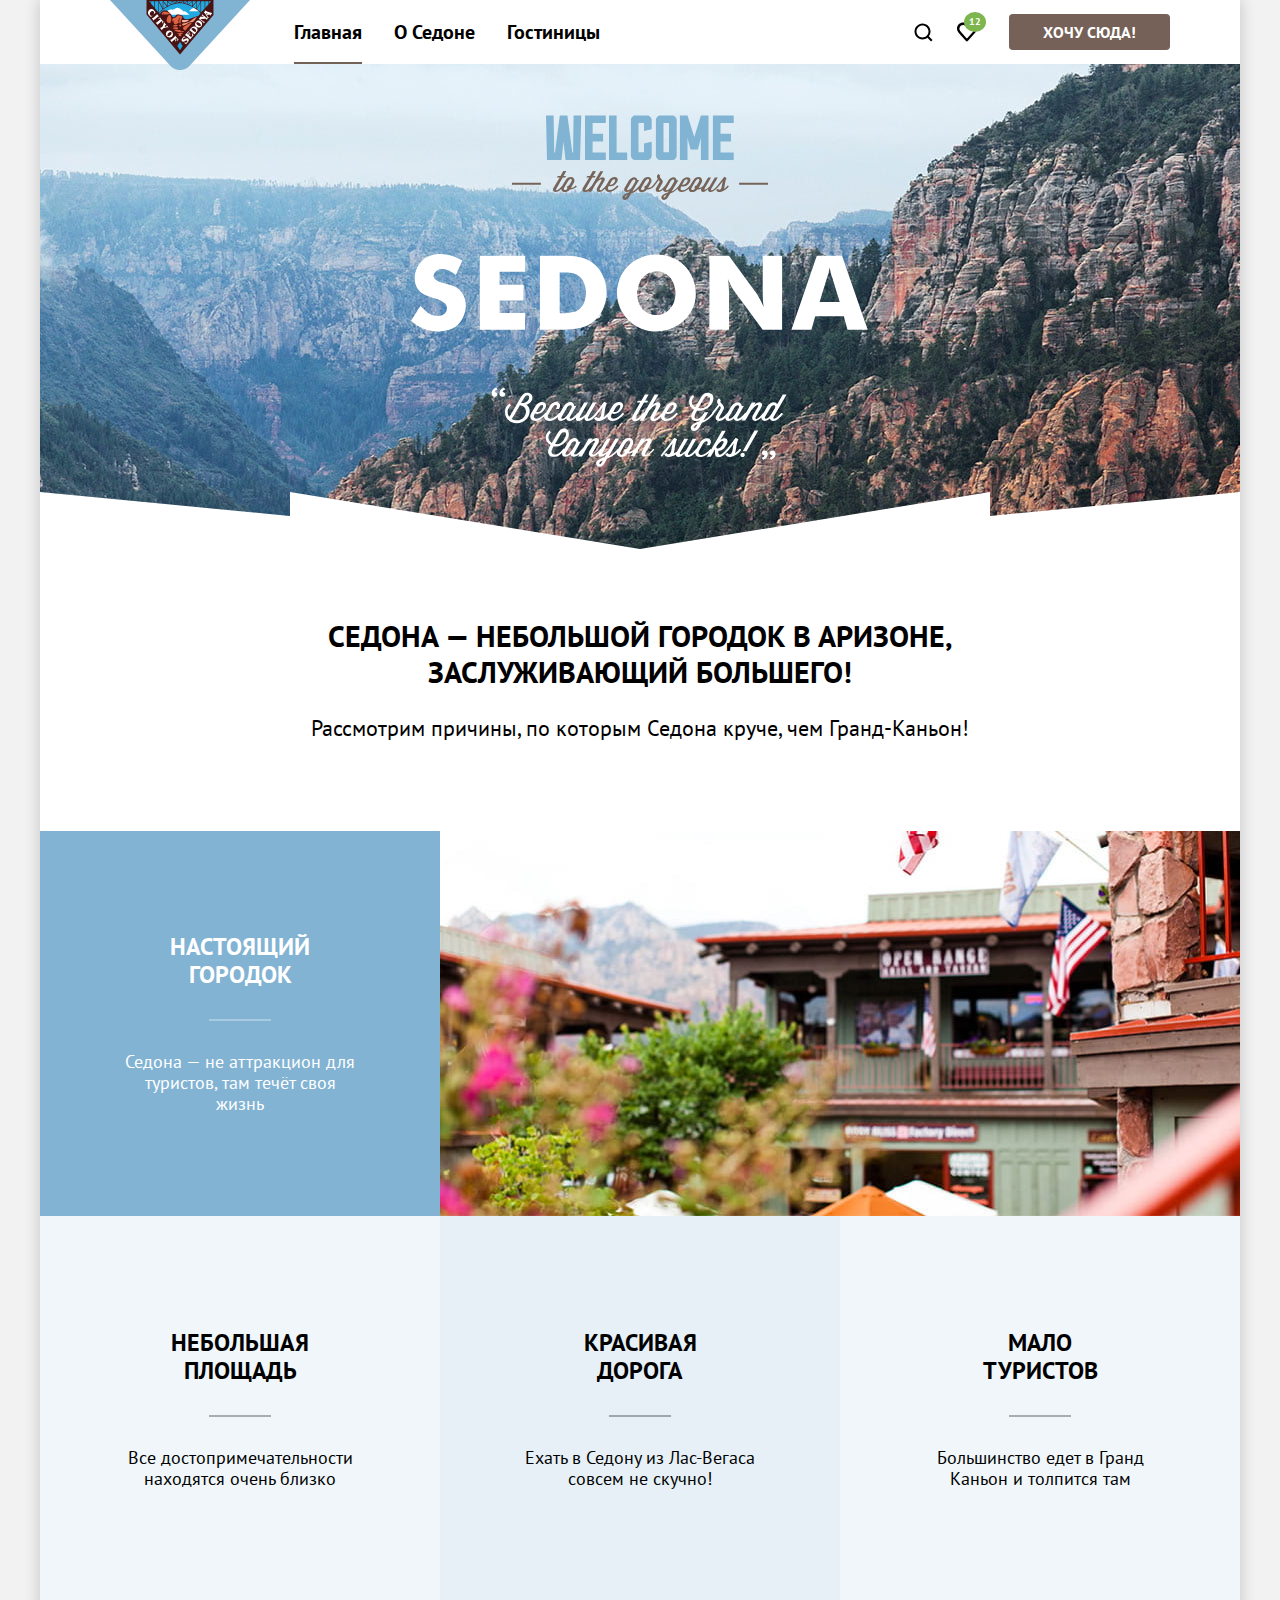
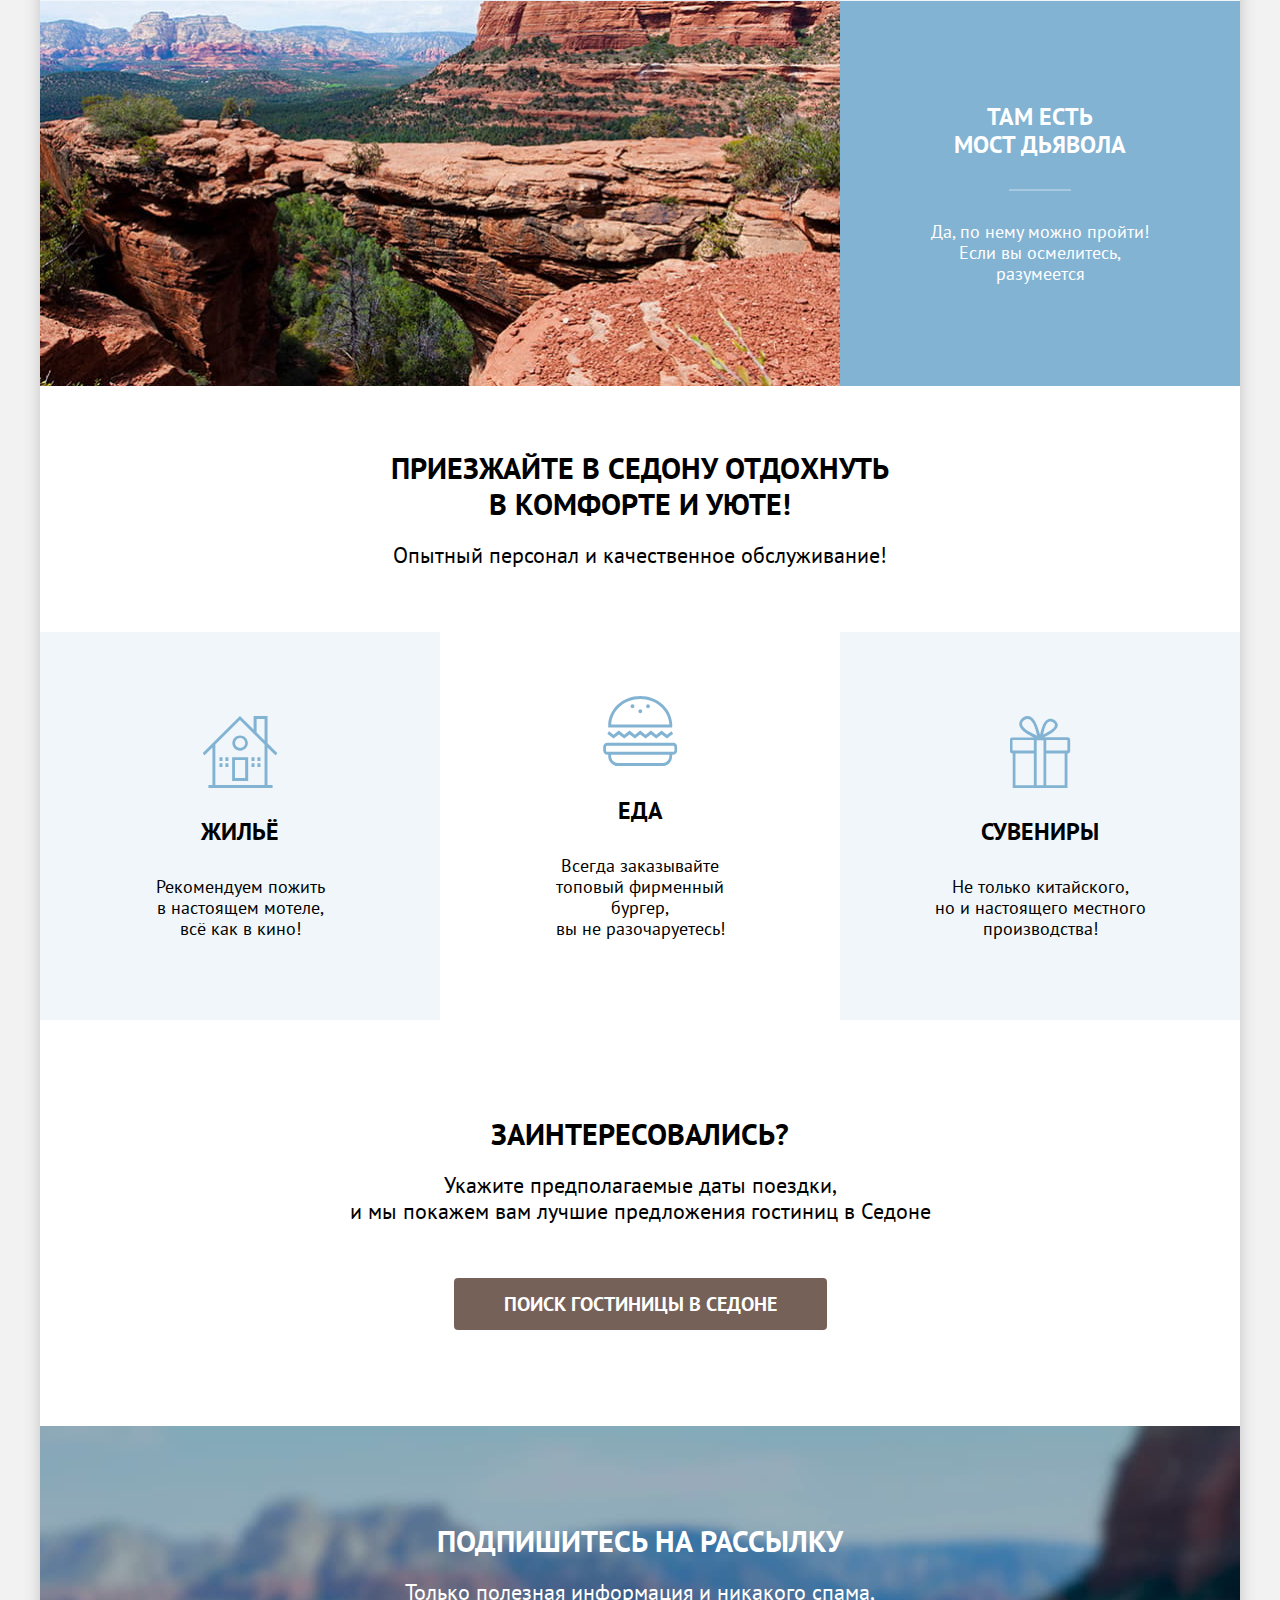
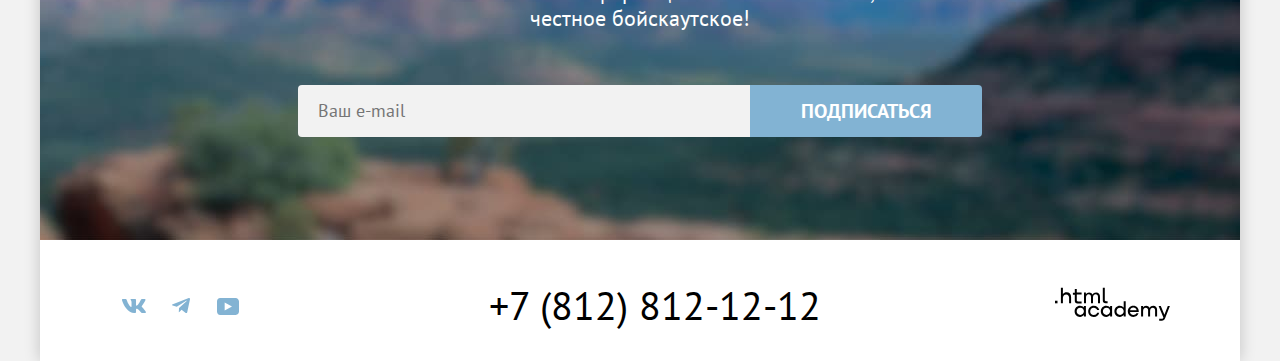
<file: index.html>
<!DOCTYPE html>
<html lang="ru">

  <head>
    <meta charset="utf-8">
    <title>HTML Academy: Седона</title>
    <link rel="stylesheet" href="styles/styles.css">
    <link rel="icon" href="favicon.ico">
    <link rel="icon" type="image/png" href="images/favicon.png">
  </head>

  <body>
    <header class="main-header">
      <nav class="navigation">
        <a class="navigation-logo" href="">
          <img class="navigation-link-logo" src="images/logo.svg" width="140" height="70" alt="Логотип города Седона">
        </a>
        <ul class="navigation-list">
          <li class="navigation-item">
            <a class="navigation-link navigation-link-current" href="#">Главная</a>
          </li>
          <li class="navigation-item">
            <a class="navigation-link" href="#">О седоне</a>
          </li>
          <li class="navigation-item">
            <a class="navigation-link" href="catalog.html">Гостиницы</a>
          </li>
        </ul>
        <ul class="navigation-user">
          <li class="navigation-item">
            <a class="navigation-link navigation-link-search" href="#">
              <span class="visually-hidden">
                Поиск
              </span>
            </a>
          </li>
          <li class="navigation-item">
            <a class="navigation-link navigation-link-featured" href="#">
              <span class="visually-hidden">
                Избранное
              </span>
              <span class="featured-counter">
                12
              </span>
            </a>
          </li>
        </ul>
        <a class="button button-brown" href="#">
          Хочу сюда!
        </a>
      </nav>
    </header>
    <main class="main-container main-index">
      <div class="page-container">
        <section class="main-banner">
          <h1 class="visually-hidden">
            Седона
          </h1>
          <img class="main-banner-img" src="images/welcome.svg" width="458" height="352" alt="Welcome to the gorgeous Sedona">
        </section>
        <section class="about">
          <h2>
            Седона — небольшой городок в Аризоне,
            заслуживающий большего!
          </h2>
          <p>
            Рассмотрим причины, по которым Седона круче, чем Гранд-Каньон!
          </p>
        </section>
        <section class="advantages">
          <h2 class="visually-hidden">
            Преимущества
          </h2>
          <ul class="advantages-list">
            <li class="advantages-item background-basic">
              <div class="advantages-item-text">
                <h3 class="advantages-title">Настоящий городок</h3>
                <p class="advantages-description">Седона — не аттракцион для туристов, там течёт своя жизнь</p>
              </div>
              <img class="advantages-item-img" src="images/advantages-1.jpg" width="800" height="385" alt="Вид города Седона">
            </li>
            <li class="advantages-item background-second-light">

              <h3 class="advantages-title">Небольшая площадь</h3>
              <p class="advantages-description">Все достопримечательности находятся очень близко</p>

            </li>
            <li class="advantages-item background-second-dark">

              <h3 class="advantages-title">Красивая дорога</h3>
              <p class="advantages-description">Ехать в Седону из Лас-Вегаса совсем не скучно!</p>

            </li>
            <li class="advantages-item background-second-light">

              <h3 class="advantages-title">Мало туристов</h3>
              <p class="advantages-description">Большинство едет в Гранд Каньон и толпится там</p>

            </li>
            <li class="advantages-item background-basic">
              <div class="advantages-item-text">
                <h3 class="advantages-title">Там есть <br>мост дьявола</h3>
                <p class="advantages-description">Да, по нему можно пройти! Если вы осмелитесь, разумеется</p>
              </div>
              <img class="advantages-item-img" src="images/advantages-2.jpg" width="800" height="385" alt="Мост дьявола">
            </li>
          </ul>
        </section>
        <section class="slogan">
          <h2 class="slogan-title">
            Приезжайте в Седону отдохнуть в комфорте и уюте!
          </h2>
          <p class="slogan-description">Опытный персонал и качественное обслуживание!</p>
        </section>
        <section class="services">
          <h2 class="visually-hidden">Услуги</h2>
          <ul class="services-list">
            <li class="services-item background-second-light">
              <h3 class="services-title housing-icon">Жильё</h3>
              <p class="services-description">Рекомендуем пожить <br>в настоящем мотеле, <br>всё как в кино!</p>
            </li>
            <li class="services-item">
              <h3 class="services-title food-icon">Еда</h3>
              <p class="services-description">Всегда заказывайте <br>топовый фирменный бургер, <br>вы не разочаруетесь!</p>
            </li>
            <li class="services-item background-second-light">
              <h3 class="services-title souvenir-icon">Сувениры</h3>
              <p class="services-description">Не только китайского, <br>но и настоящего местного <br>производства!</p>
            </li>
          </ul>
        </section>
        <section class="booking">
          <h2 class="booking-title">
            Заинтересовались?
          </h2>
          <p class="booking-description">Укажите предполагаемые даты поездки,<br>и мы покажем вам лучшие предложения гостиниц в Седоне</p>
          <a class="button button-brown" href="#" onclick='toggleVisibility()'>Поиск гостиницы в Седоне</a>
        </section>
        <section class="subscribe">
          <h2 class="subscribe-title">Подпишитесь на рассылку</h2>
          <p>Только полезная информация и никакого спама, честное бойскаутское!</p>
          <form class="subscribe-form" action="https://echo.htmlacademy.ru/" method="post">
            <input type="text" id="subscribe-email" name="subscribe-email" placeholder="Ваш e-mail" required>
            <button class="button button-blue" type="submit">Подписаться</button>
          </form>
        </section>
      </div>
    </main>
    <footer class="main-footer">
      <div class="page-footer-container">
        <ul class="footer-social-list">
          <li class="footer-social-item">
            <a class="button footer-social-link" href="#">
              <span class="visually-hidden">ВКонтакте</span>
              <svg class="social-icon" aria-hidden="true" focusable="false" width="24" height="14" viewBox="0 0 24 14" xmlns="http://www.w3.org/2000/svg" role="img" aria-label="ВКонтакте">
                <path fill-rule="evenodd" clip-rule="evenodd" d="M23.45 0.948C23.616 0.402 23.45 0 22.655 0H20.03C19.362 0 19.054 0.347 18.887 0.73C18.887 0.73 17.552 3.926 15.661 6.002C15.049 6.604 14.771 6.795 14.437 6.795C14.27 6.795 14.019 6.604 14.019 6.057V0.948C14.019 0.292 13.835 0 13.279 0H9.151C8.734 0 8.483 0.304 8.483 0.593C8.483 1.214 9.429 1.358 9.526 3.106V6.904C9.526 7.737 9.373 7.888 9.039 7.888C8.149 7.888 5.984 4.677 4.699 1.003C4.45 0.288 4.198 0 3.527 0H0.9C0.15 0 0 0.347 0 0.73C0 1.412 0.89 4.8 4.145 9.281C6.315 12.341 9.37 14 12.153 14C13.822 14 14.028 13.632 14.028 12.997V10.684C14.028 9.947 14.186 9.8 14.715 9.8C15.105 9.8 15.772 9.992 17.33 11.467C19.11 13.216 19.403 14 20.405 14H23.03C23.78 14 24.156 13.632 23.94 12.904C23.702 12.18 22.852 11.129 21.725 9.882C21.113 9.172 20.195 8.407 19.916 8.024C19.527 7.533 19.638 7.314 19.916 6.877C19.916 6.877 23.116 2.451 23.449 0.948H23.45Z" />
              </svg>
            </a>
          </li>
          <li class="footer-social-item">
            <a class="button footer-social-link" href="#">
              <span class="visually-hidden">Телеграм</span>
              <svg class="social-icon" aria-hidden="true" focusable="false" width="18" height="16" viewBox="0 0 18 16" xmlns="http://www.w3.org/2000/svg" role="img" aria-label="Телеграм">
                <path d="M16.785 0.0992597L0.840489 6.24776C-0.247661 6.68481 -0.241365 7.29184 0.640845 7.56253L4.73445 8.83953L14.2058 2.8637C14.6537 2.59121 15.0629 2.7378 14.7265 3.03636L7.05283 9.96185H7.05103L7.05283 9.96275L6.77045 14.1823C7.18413 14.1823 7.36669 13.9925 7.59871 13.7686L9.58705 11.8351L13.7229 14.89C14.4855 15.31 15.0332 15.0941 15.2229 14.1841L17.9379 1.38885C18.2158 0.274623 17.5126 -0.229883 16.785 0.0992597Z" />
              </svg>
            </a>
          </li>
          <li class="footer-social-item">
            <a class="button footer-social-link" href="#">
              <span class="visually-hidden">Ютуб</span>
              <svg class="social-icon" aria-hidden="true" focusable="false" width="22" height="17" viewBox="0 0 22 17" xmlns="http://www.w3.org/2000/svg" role="img" aria-label="Ютуб">
                <path d="M18.607 0H3.17413C1.31343 0 0 1.59375 0 3.4V13.4937C0 15.4062 1.31343 17 3.17413 17H18.8259C20.4677 17 22 15.4062 22 13.6V3.4C21.7811 1.59375 20.4677 0 18.607 0ZM7.66169 12.5375V4.4625L14.995 8.5L7.66169 12.5375Z" />
              </svg>
            </a>
          </li>
        </ul>
        <div class="main-footer-contacts">
          <a class="main-footer-contacts-phone" href="tel:+78128121212">+7 (812) 812-12-12</a>
        </div>
        <a class="main-footer-link" href="">
          <svg class="academy-icon" aria-hidden="true" focusable="false" width="115" height="34" viewBox="0 0 115 34" xmlns="http://www.w3.org/2000/svg" role="img" aria-label="Логотип HTML Academy">
            <path d="M0 13.7232V16.3232H2.5V13.7232H0Z" />
            <path d="M11.6 5.32324C10 5.32324 8.8 6.02324 8 7.02324H7.9V0.823242H5.9V16.3232H7.9V11.0232C7.9 8.92324 9.2 7.42324 11.2 7.42324C13 7.42324 14.1 8.82324 14.1 10.6232V16.3232H16.1V10.2232C16.2 7.22324 14.3 5.32324 11.6 5.32324Z" />
            <path d="M26.6 5.62324H21.8V1.92324H19.8V5.72324H17.9V7.72324H19.8V13.7232C19.8 15.4232 20.8 16.4232 22.5 16.4232H26.6V14.4232H22.9C22.2 14.4232 21.8 14.0232 21.8 13.3232V7.62324H26.6V5.62324Z" />
            <path d="M41.1 5.42324C39.5 5.42324 38.2 6.22324 37.6 7.52324H37.5C36.9 6.32324 35.7 5.42324 34.1 5.42324C32.7 5.42324 31.6 6.22324 31 7.22324H30.9V5.62324H29V16.2232H31V10.8232C31 8.82324 32 7.32324 33.6 7.32324C35.1 7.32324 36 8.32324 36 9.92324V16.2232H38V10.6232C38 8.22324 39.4 7.32324 40.6 7.32324C42.1 7.32324 43 8.32324 43 9.92324V16.2232H45V9.72324C45.1 7.22324 43.6 5.42324 41.1 5.42324Z" />
            <path d="M47.8 13.5232C47.8 15.2232 48.8 16.2232 50.6 16.2232H52.6V14.2232H50.9C50.2 14.2232 49.8 13.8232 49.8 13.1232V0.823242H47.8V13.5232Z" />
            <path d="M28.9 20.5232C28 19.4232 26.7 18.7232 25 18.7232C21.9 18.7232 19.6 21.0232 19.6 24.3232C19.6 27.6232 21.9 29.9232 25 29.9232C26.8 29.9232 28 29.1232 28.8 28.0232H28.9V29.6232H30.9V19.0232H28.9V20.5232ZM25.3 27.9232C23.1 27.9232 21.7 26.3232 21.7 24.3232C21.7 22.3232 23.1 20.7232 25.3 20.7232C27.5 20.7232 28.9 22.3232 28.9 24.3232C28.9 26.2232 27.5 27.9232 25.3 27.9232Z" />
            <path d="M44.2 22.8232C43.7 20.4232 41.6 18.7232 38.8 18.7232C35.4 18.7232 33.2 21.2232 33.2 24.3232C33.2 27.4232 35.4 29.9232 38.8 29.9232C41.6 29.9232 43.7 28.1232 44.2 25.7232H42.1C41.7 27.0232 40.4 28.0232 38.8 28.0232C36.6 28.0232 35.2 26.4232 35.2 24.4232C35.2 22.4232 36.6 20.8232 38.8 20.8232C40.4 20.8232 41.6 21.8232 42.1 23.0232H44.2V22.8232Z" />
            <path d="M55.1 20.5232C54.2 19.4232 52.9 18.7232 51.2 18.7232C48.1 18.7232 45.8 21.0232 45.8 24.3232C45.8 27.6232 48.1 29.9232 51.2 29.9232C53 29.9232 54.2 29.1232 55 28.0232H55.1V29.6232H57.1V19.0232H55.1V20.5232ZM51.5 27.9232C49.3 27.9232 47.9 26.3232 47.9 24.3232C47.9 22.3232 49.3 20.7232 51.5 20.7232C53.7 20.7232 55.1 22.3232 55.1 24.3232C55.1 26.2232 53.6 27.9232 51.5 27.9232Z" />
            <path d="M68.7 20.6232C67.8 19.5232 66.5 18.7232 64.8 18.7232C61.7 18.7232 59.4 21.0232 59.4 24.3232C59.4 27.6232 61.6 29.9232 64.8 29.9232C66.5 29.9232 67.8 29.1232 68.6 28.1232H68.7V29.6232H70.7V14.2232H68.7V20.6232ZM65.1 27.9232C62.9 27.9232 61.5 26.3232 61.5 24.3232C61.5 22.3232 62.9 20.7232 65.1 20.7232C67.3 20.7232 68.7 22.3232 68.7 24.3232C68.6 26.3232 67.2 27.9232 65.1 27.9232Z" />
            <path d="M78.3 18.7232C75 18.7232 72.8 21.2232 72.8 24.3232C72.8 27.3232 74.9 29.9232 78.3 29.9232C80.8 29.9232 82.8 28.6232 83.5 26.3232H81.4C80.9 27.3232 79.8 27.9232 78.4 27.9232C76.5 27.9232 75.1 26.6232 75 25.0232H83.8C84 21.4232 81.8 18.7232 78.3 18.7232ZM78.3 20.6232C80 20.6232 81.3 21.6232 81.6 23.2232H75.1C75.4 21.7232 76.6 20.6232 78.3 20.6232Z" />
            <path d="M98.2 18.7232C96.6 18.7232 95.3 19.5232 94.6 20.7232H94.5C93.9 19.5232 92.7 18.7232 91.1 18.7232C89.7 18.7232 88.6 19.4232 88 20.5232V19.0232H86.1V29.6232H88.1V24.2232C88.1 22.2232 89.1 20.8232 90.7 20.7232C92.2 20.7232 93.1 21.7232 93.1 23.3232V29.6232H95.1V24.0232C95.1 21.6232 96.5 20.7232 97.7 20.7232C99.2 20.7232 100.1 21.7232 100.1 23.3232V29.6232H102.1V23.1232C102.2 20.5232 100.7 18.7232 98.2 18.7232Z" />
            <path d="M109.4 27.8232L105.8 18.9232H103.6L108.4 30.5232C108.1 31.4232 107.7 31.7232 106.7 31.7232H104.2V33.7232H106.7C108.5 33.7232 109.5 32.9232 110.2 31.1232L114.9 18.9232H112.8L109.4 27.8232Z" />
          </svg>
        </a>
      </div>
    </footer>
    <div class="modal-container">
      <div class="modal">
        <button class="modal-close-button" type="button">
          <span class="visually-hidden">Закрыть</span>
          <svg class="close-button" viewBox="0 0 15 14" aria-hidden="true" focusable="false" width="15" height="15" xmlns="http://www.w3.org/2000/svg">
            <path d="M14.4905 1.78288L13.1982 0.49057L7.49048 6.19826L1.78279 0.49057L0.490479 1.78288L6.19817 7.49057L0.490479 13.1983L1.78279 14.4906L7.49048 8.78288L13.1982 14.4906L14.4905 13.1983L8.78279 7.49057L14.4905 1.78288Z" />
          </svg>
        </button>
        <section class="modal-content">
          <h2 class="modal-title">Поиск гостиницы в Седоне</h2>
          <form class="booking-form" action="https://echo.htmlacademy.ru/" method="post">
            <div class="field-group field-group-arrival">
              <label for="arrival-date">Дата заезда:</label>
              <input class="form-field field-arrival" type="text" id="arrival-date" name="arrival-date" placeholder="Укажите дату" value="27 апреля 2020" required>
              <button class="calendar-button" type="button">
              </button>
              <p class="field-feedback invalid-feedback">Мы не можем отправить вас в прошлое.</p>
            </div>
            <div class="field-group field-group-departure">
              <label for="departure-date">Дата выезда:</label>
              <input class="form-field field-departure" type="text" id="departure-date" name="departure-date" placeholder="Укажите дату" value="1 сентября 2023" required>
              <button class="calendar-button" type="button">
              </button>
              <p class="field-feedback success-feedback">На эти даты есть свободные номера. Пока есть.</p>
            </div>
            <div class="field-group field-group-adult">
              <label for="adult-number">Взрослые:</label>
              <button class="counter-button button-minus" type="button">
                <svg class="minus" width="14" height="2" viewBox="0 0 14 2" aria-hidden="true" focusable="false" xmlns="http://www.w3.org/2000/svg">
                  <path d="M0 0L0 2L14 2V0L0 0Z" />
                </svg>
              </button>
              <input class="form-field field-number" type="number" id="adult-number" name="adult-number" value="2" required>
              <button class="counter-button button-plus" type="button">
                <svg class="plus" width="14" height="14" viewBox="0 0 14 14" aria-hidden="true" focusable="false" xmlns="http://www.w3.org/2000/svg">
                  <path d="M14 6H8V0H6V6H0V8H6V14H8V8H14V6Z" />
                </svg>
              </button>
            </div>
            <div class="field-group field-group-children">
              <label class="" for="children-number">
                Дети:
              </label>
              <div class="tooltip">
                <div class="tooltip-toggle">
                  <span class="visually-hidden">Подробная информация</span>
                </div>
                <span class="tooltip-text">Укажите количество детей, которые будут с вами, возраст
                  которых от 6 до 18 лет. Дети до 6 лет размещаются бесплатно.</span>
              </div>
              <button class="counter-button button-minus" type="button">
                <svg class="minus" width="14" height="2" viewBox="0 0 14 2" aria-hidden="true" focusable="false" xmlns="http://www.w3.org/2000/svg">
                  <path d="M0 0L0 2L14 2V0L0 0Z" />
                </svg>
              </button>
              <input class="form-field field-number" type="number" id="children-number" name="children-number" value="2" required>
              <button class="counter-button button-plus" type="button">
                <svg class="plus" width="14" height="14" viewBox="0 0 14 14" aria-hidden="true" focusable="false" xmlns="http://www.w3.org/2000/svg">
                  <path d="M14 6H8V0H6V6H0V8H6V14H8V8H14V6Z" />
                </svg>
              </button>
            </div>
            <a class="button search-result button-blue" href="#">Найти</a>
          </form>
        </section>
      </div>
    </div>
  </body>

</html>
</file>
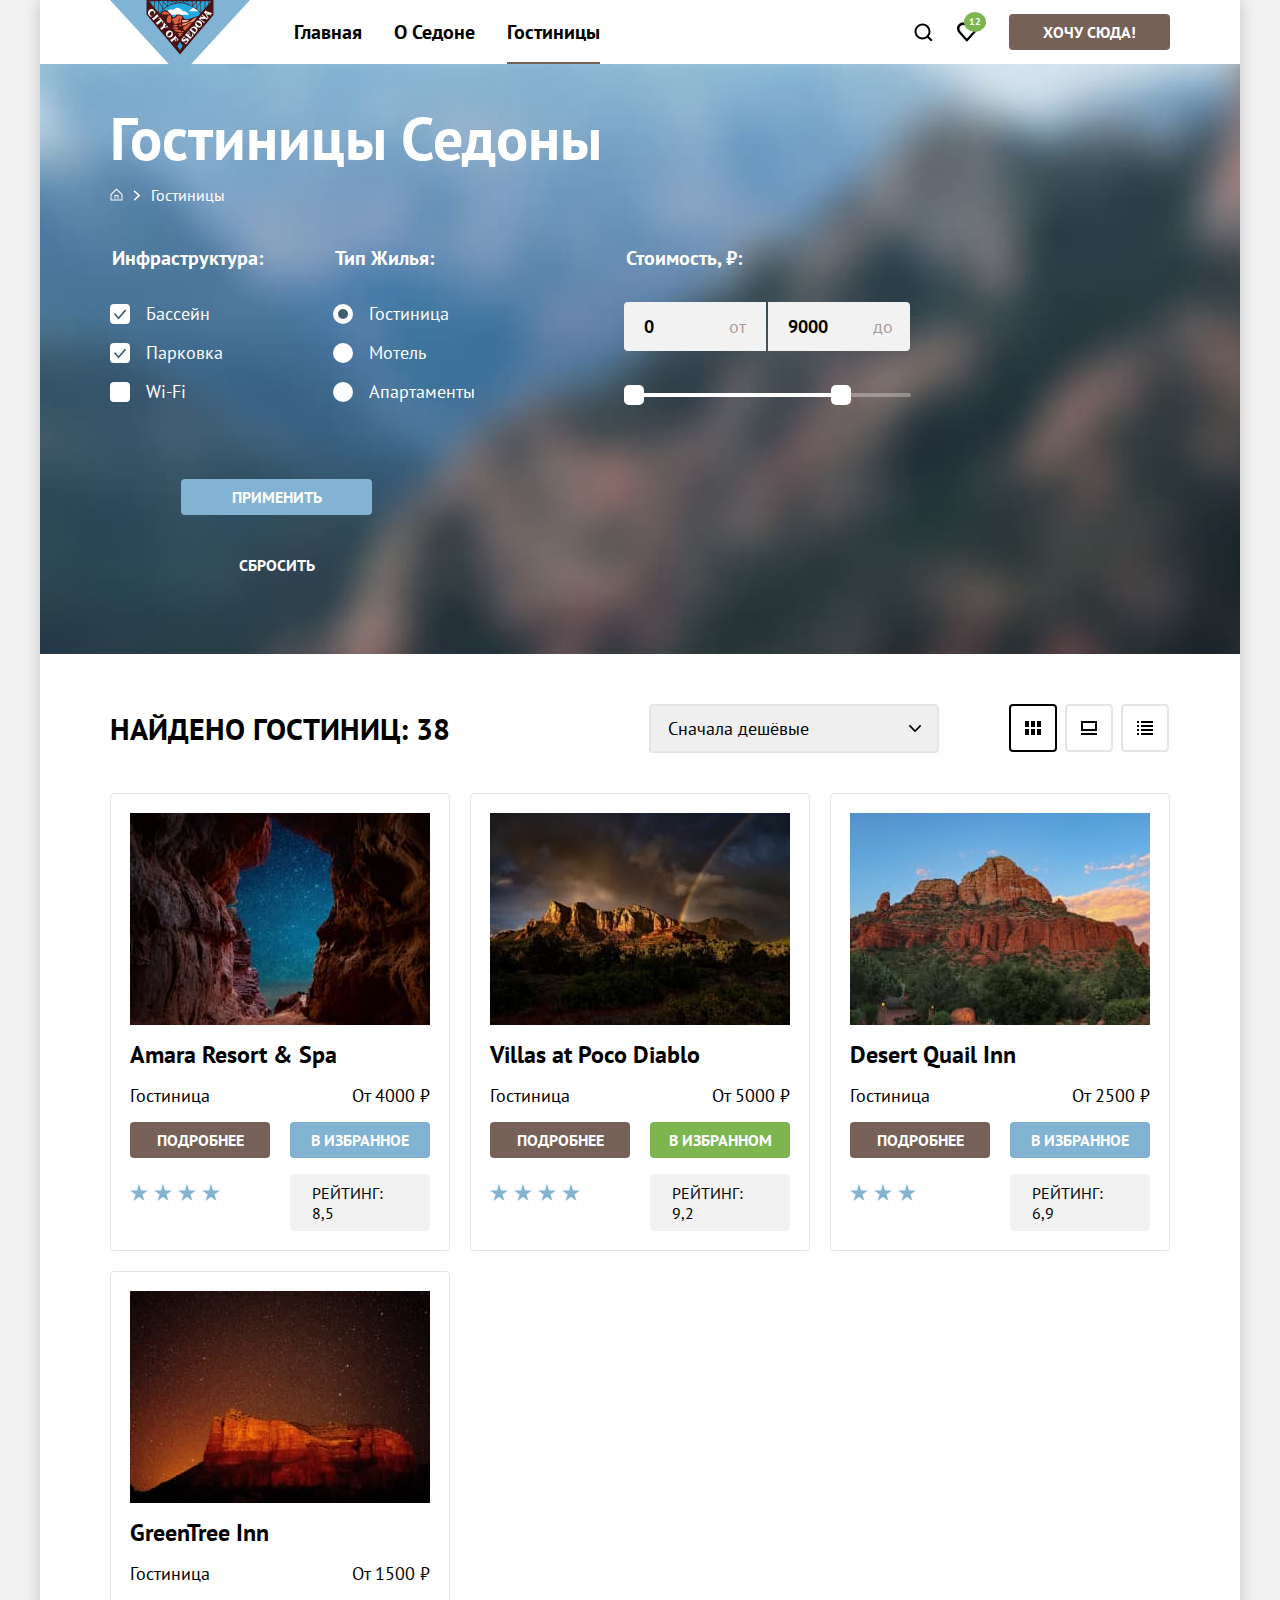
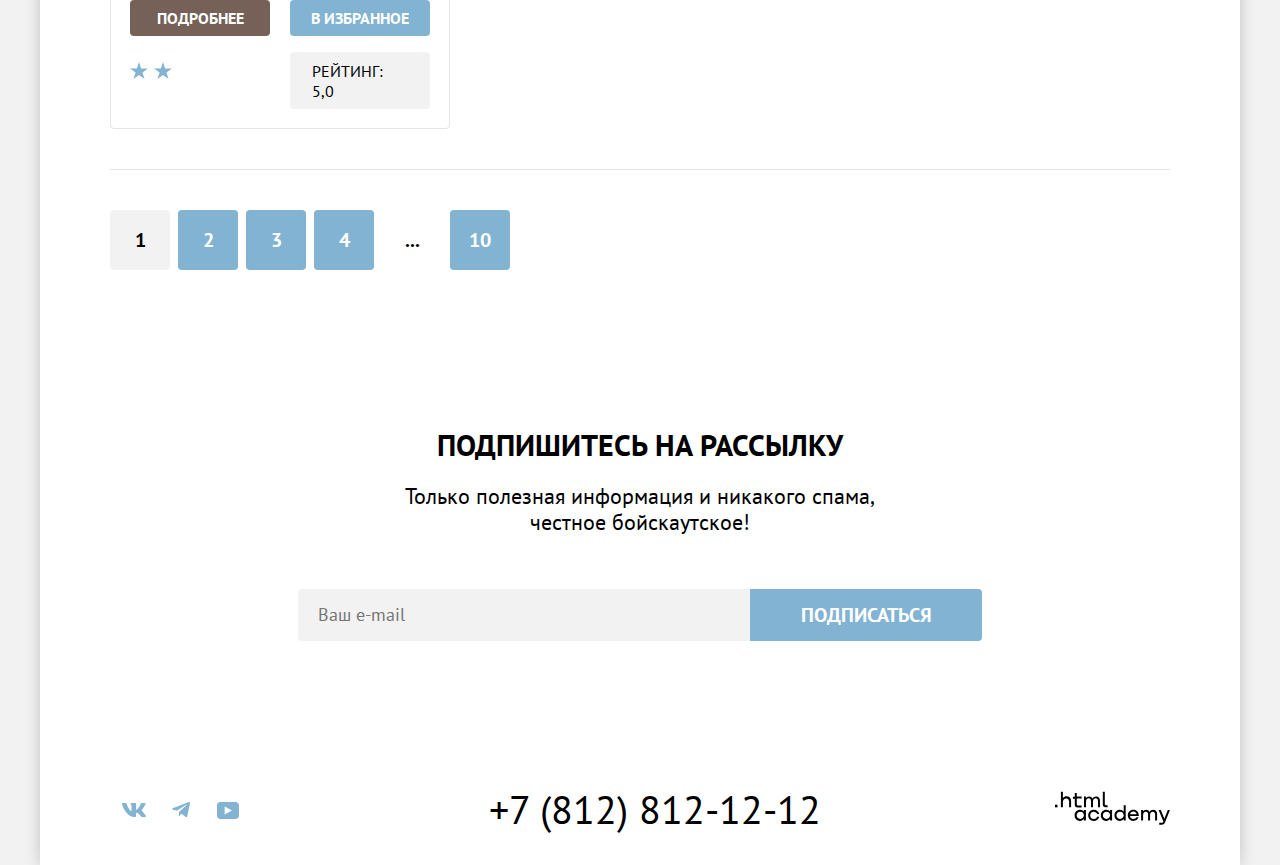
<file: catalog.html>
<!DOCTYPE html>
<html lang="ru">

  <head>
    <meta charset="utf-8">
    <title>HTML Academy: Седона - Каталог</title>
    <link rel="stylesheet" href="styles/styles.css">
    <link rel="icon" href="favicon.ico">
    <link rel="icon" type="image/png" href="images/favicon.png">
  </head>

  <body>
    <header class="main-header">
      <nav class="navigation">
        <a class="navigation-logo" href="index.html">
          <img class="navigation-link-logo" src="images/logo.svg" width="140" height="70" alt="Логотип города Седона">
        </a>
        <ul class="navigation-list">
          <li class="navigation-item">
            <a class="navigation-link" href="index.html">Главная</a>
          </li>
          <li class="navigation-item">
            <a class="navigation-link" href="#">О седоне</a>
          </li>
          <li class="navigation-item">
            <a class="navigation-link navigation-link-current" href="catalog.html">Гостиницы</a>
          </li>
        </ul>
        <ul class="navigation-user">
          <li class="navigation-item">
            <a class="navigation-link navigation-link-search" href="#">
              <span class="visually-hidden">
                Поиск
              </span>
            </a>
          </li>
          <li class="navigation-item">
            <a class="navigation-link navigation-link-featured" href="#">
              <span class="visually-hidden">
                Избранное
              </span>
              <span class="featured-counter">
                12
              </span>
            </a>
          </li>
        </ul>
        <a class="button button-brown" href="#">
          Хочу сюда!
        </a>
      </nav>
    </header>
    <main class="main-inner main-container">
      <div class="page-container">
        <div class="filter-wrap">
          <header class="inner-header">
            <h1 class="inner-header-title">Гостиницы Седоны</h1>
            <ol class="breadcrumbs">
              <li class="breadcrumbs-item">
                <a class="breadcrumbs-link breadcrumbs-link-home" href="index.html">
                  <span class="visually-hidden">Главная</span>
                </a>
              </li>
              <li class="breadcrumbs-item">
                <a class="breadcrumbs-link">Гостиницы</a>
              </li>
            </ol>
          </header>
          <section class="catalog-filter">
            <h2 class="visually-hidden">Выбор гостиницы</h2>
            <form class="catalog-filter-form" action="https://echo.htmlacademy.ru/" method="get">
              <fieldset class="catalog-filter-group">
                <legend class="catalog-filter-title">Инфраструктура:</legend>
                <ul class="catalog-filter-list">
                  <li class="catalog-filter-item">
                    <label class="control">
                      <input class="control-input visually-hidden" type="checkbox" name="pool" checked>
                      <span class="control-mark"></span>
                      <span class="control-label">Бассейн</span>
                    </label>
                  </li>
                  <li class="catalog-filter-item">
                    <label class="control">
                      <input class="control-input visually-hidden" type="checkbox" name="parking" checked>
                      <span class="control-mark"></span>
                      <span class="control-label">Парковка</span>
                    </label>
                  </li>
                  <li class="catalog-filter-item">
                    <label class="control">
                      <input class="control-input visually-hidden" type="checkbox" name="wi-fi">
                      <span class="control-mark"></span>
                      <span class="control-label">Wi-Fi</span>
                    </label>
                  </li>
                </ul>
              </fieldset>
              <fieldset class="catalog-filter-group">
                <legend class="catalog-filter-title">Тип жилья:</legend>
                <ul class="catalog-filter-list">
                  <li class="catalog-filter-item">
                    <label class="control">
                      <input class="control-input visually-hidden" type="radio" name="product-group" value="hotel" checked>
                      <span class="control-mark"></span>
                      <span class="control-label">Гостиница</span>
                    </label>
                  </li>
                  <li class="catalog-filter-item">
                    <label class="control">
                      <input class="control-input visually-hidden" type="radio" name="product-group" value="motel">
                      <span class="control-mark"></span>
                      <span class="control-label">Мотель</span>
                    </label>
                  </li>
                  <li class="catalog-filter-item">
                    <label class="control">
                      <input class="control-input visually-hidden" type="radio" name="product-group" value="apartments">
                      <span class="control-mark"></span>
                      <span class="control-label">Апартаменты</span>
                    </label>
                  </li>
                </ul>
              </fieldset>
              <fieldset class="catalog-filter-group filter-price">
                <legend class="catalog-filter-title">Стоимость, ₽:</legend>
                <div class="range-slider-input">
                  <label class="control min-price">
                    <input class="range-input" type="number" name="min-price" value="0" required>
                    от
                  </label>
                  <label class="control max-price">
                    <input class="range-input" type="number" name="min-price" value="9000" required>
                    до
                  </label>
                </div>
                <div class="range-scale">
                  <div class="range-bar">
                    <button class="range-toggle toggle-min" type="button">
                      <span class="visually-hidden">Изменить минимальную цену</span>
                    </button>
                    <button class="range-toggle toggle-max" type="button">
                      <span class="visually-hidden">Изменить максимальную цену</span>
                    </button>
                  </div>
                </div>
              </fieldset>
              <div class="catalog-filter-buttons">
                <button class="button button-blue" type="submit">Применить</button>
                <button class="button button-transparent" type="reset">Сбросить</button>
              </div>
            </form>
          </section>
        </div>
        <section class="catalog-products">
          <div class="catalog-sort">
            <h2 class="visually-hidden">Список товаров с фильтрами</h2>
            <p class="catalog-products-result">Найдено гостиниц: <span>38</span></p>
            <div class="catalog-sort-panel">
              <select class="select-control" aria-label="Сортировка">
                <option value="cheap">Сначала дешёвые</option>
                <option value="popular">Сначала популярные</option>
                <option value="expensive">Сначала дорогие</option>
              </select>
              <ul class="catalog-products-view">
                <li class="catalog-products-view-item">
                  <a class="products-view-link products-view-table products-view-link-active" href="#">
                    <span class="visually-hidden">Показать таблицу</span>
                  </a>
                </li>
                <li class="catalog-products-view-item">
                  <a class="products-view-link products-view-card" href="#">
                    <span class="visually-hidden">Показать карточки</span>
                  </a>
                </li>
                <li class="catalog-products-view-item">
                  <a class="products-view-link products-view-list" href="#">
                    <span class="visually-hidden">Показать список</span>
                  </a>
                </li>
              </ul>
            </div>
          </div>
          <ul class="product-list">
            <li class="product-card">
              <a class="product-card-link" href="#" tabindex="-1">
                <img class="product-card-image" src="images/hotel-amara-resort-spa.jpg" width="300" height="212" alt="Вид из отеля Amara Resort & Spa">
              </a>
              <a class="product-card-link" href="#" tabindex="-1">
                <h3 class="product-card-title">Amara Resort & Spa</h3>
              </a>
              <p class="product-card-type">Гостиница</p>
              <p class="product-card-price">От 4000 ₽</p>
              <a class="button button-brown product-card-button" href="#">подробнее</a>
              <button class="button button-blue button-wish-item-to" type="submit">в избранное</button>
              <p class="product-stardom">
                <span class="star"></span>
                <span class="star"></span>
                <span class="star"></span>
                <span class="star"></span>
              </p>
              <p class="rating">Рейтинг: 8,5</p>
            </li>
            <li class="product-card">
              <a class="product-card-link" href="#" tabindex="-1">
                <img class="product-card-image" src="images/hotel-villas-at-poco-diablo.jpg" width="300" height="212" alt="Вид из отеля Villas at Poco Diablo">
              </a>
              <a class="product-card-link" href="#" tabindex="-1">
                <h3 class="product-card-title">Villas at Poco Diablo</h3>
              </a>
              <p class="product-card-type">Гостиница</p>
              <p class="product-card-price">От 5000 ₽</p>
              <a class="button button-brown product-card-button" href="#">подробнее</a>
              <button class="button button-green button-wish-item-added" type="submit">в избранном</button>
              <p class="product-stardom">
                <span class="star"></span>
                <span class="star"></span>
                <span class="star"></span>
                <span class="star"></span>
              </p>
              <p class="rating">Рейтинг: 9,2</p>
            </li>
            <li class="product-card">
              <a class="product-card-link" href="#" tabindex="-1">
                <img class="product-card-image" src="images/hotel-desert-quail-inn.jpg" width="300" height="212" alt="Вид из отеля Desert Quail Inn">
              </a>
              <a class="product-card-link" href="#" tabindex="-1">
                <h3 class="product-card-title">Desert Quail Inn</h3>
              </a>
              <p class="product-card-type">Гостиница</p>
              <p class="product-card-price">От 2500 ₽</p>
              <a class="button button-brown product-card-button" href="#">подробнее</a>
              <button class="button button-blue button-wish-item-to" type="submit">в избранное</button>
              <p class="product-stardom">
                <span class="star"></span>
                <span class="star"></span>
                <span class="star"></span>
              </p>
              <p class="rating">Рейтинг: 6,9</p>
            </li>
            <li class="product-card">
              <a class="product-card-link" href="#" tabindex="-1">
                <img class="product-card-image" src="images/hotel-greentree-inn.jpg" width="300" height="212" alt="Вид из отеля GreenTree Inn">
              </a>
              <a class="product-card-link" href="#" tabindex="-1">
                <h3 class="product-card-title">GreenTree Inn</h3>
              </a>
              <p class="product-card-type">Гостиница</p>
              <p class="product-card-price">От 1500 ₽</p>
              <a class="button button-brown product-card-button" href="#">подробнее</a>
              <button class="button button-blue button-wish-item-to" type="submit">в избранное</button>
              <p class="product-stardom">
                <span class="star"></span>
                <span class="star"></span>
              </p>
              <p class="rating">Рейтинг: 5,0</p>
            </li>
          </ul>
          <div class="pagination-container">
            <ul class="pagination">
              <li class="pagination-item">
                <a class="pagination-link pagination-current">1</a>
              </li>
              <li class="pagination-item">
                <a class="pagination-link" href="#">2</a>
              </li>
              <li class="pagination-item">
                <a class="pagination-link" href="#">3</a>
              </li>
              <li class="pagination-item">
                <a class="pagination-link" href="#">4</a>
              </li>
              <li class="pagination-item">
                <a class="pagination-link pagination-point">...</a>
              </li>
              <li class="pagination-item">
                <a class="pagination-link" href="#">10</a>
              </li>
            </ul>
          </div>
        </section>
        <section class="subscribe">
          <h2 class="subscribe-title">Подпишитесь на рассылку</h2>
          <p>Только полезная информация и никакого спама, честное бойскаутское!</p>
          <form class="subscribe-form" action="https://echo.htmlacademy.ru/" method="post">
            <input type="text" id="subscribe-email" name="subscribe-email" placeholder="Ваш e-mail" required>
            <button class="button button-blue" type="submit">Подписаться</button>
          </form>
        </section>
      </div>
    </main>
    <footer class="main-footer">
      <div class="page-footer-container">
        <ul class="footer-social-list">
          <li class="footer-social-item">
            <a class="button footer-social-link" href="#">
              <span class="visually-hidden">ВКонтакте</span>
              <svg class="social-icon" aria-hidden="true" focusable="false" width="24" height="14" viewBox="0 0 24 14" xmlns="http://www.w3.org/2000/svg" role="img" aria-label="ВКонтакте">
                <path fill-rule="evenodd" clip-rule="evenodd" d="M23.45 0.948C23.616 0.402 23.45 0 22.655 0H20.03C19.362 0 19.054 0.347 18.887 0.73C18.887 0.73 17.552 3.926 15.661 6.002C15.049 6.604 14.771 6.795 14.437 6.795C14.27 6.795 14.019 6.604 14.019 6.057V0.948C14.019 0.292 13.835 0 13.279 0H9.151C8.734 0 8.483 0.304 8.483 0.593C8.483 1.214 9.429 1.358 9.526 3.106V6.904C9.526 7.737 9.373 7.888 9.039 7.888C8.149 7.888 5.984 4.677 4.699 1.003C4.45 0.288 4.198 0 3.527 0H0.9C0.15 0 0 0.347 0 0.73C0 1.412 0.89 4.8 4.145 9.281C6.315 12.341 9.37 14 12.153 14C13.822 14 14.028 13.632 14.028 12.997V10.684C14.028 9.947 14.186 9.8 14.715 9.8C15.105 9.8 15.772 9.992 17.33 11.467C19.11 13.216 19.403 14 20.405 14H23.03C23.78 14 24.156 13.632 23.94 12.904C23.702 12.18 22.852 11.129 21.725 9.882C21.113 9.172 20.195 8.407 19.916 8.024C19.527 7.533 19.638 7.314 19.916 6.877C19.916 6.877 23.116 2.451 23.449 0.948H23.45Z" />
              </svg>
            </a>
          </li>
          <li class="footer-social-item">
            <a class="button footer-social-link" href="#">
              <span class="visually-hidden">Телеграм</span>
              <svg class="social-icon" aria-hidden="true" focusable="false" width="18" height="16" viewBox="0 0 18 16" xmlns="http://www.w3.org/2000/svg" role="img" aria-label="Телеграм">
                <path d="M16.785 0.0992597L0.840489 6.24776C-0.247661 6.68481 -0.241365 7.29184 0.640845 7.56253L4.73445 8.83953L14.2058 2.8637C14.6537 2.59121 15.0629 2.7378 14.7265 3.03636L7.05283 9.96185H7.05103L7.05283 9.96275L6.77045 14.1823C7.18413 14.1823 7.36669 13.9925 7.59871 13.7686L9.58705 11.8351L13.7229 14.89C14.4855 15.31 15.0332 15.0941 15.2229 14.1841L17.9379 1.38885C18.2158 0.274623 17.5126 -0.229883 16.785 0.0992597Z" />
              </svg>
            </a>
          </li>
          <li class="footer-social-item">
            <a class="button footer-social-link" href="#">
              <span class="visually-hidden">Ютуб</span>
              <svg class="social-icon" aria-hidden="true" focusable="false" width="22" height="17" viewBox="0 0 22 17" xmlns="http://www.w3.org/2000/svg" role="img" aria-label="Ютуб">
                <path d="M18.607 0H3.17413C1.31343 0 0 1.59375 0 3.4V13.4937C0 15.4062 1.31343 17 3.17413 17H18.8259C20.4677 17 22 15.4062 22 13.6V3.4C21.7811 1.59375 20.4677 0 18.607 0ZM7.66169 12.5375V4.4625L14.995 8.5L7.66169 12.5375Z" />
              </svg>
            </a>
          </li>
        </ul>
        <div class="main-footer-contacts">
          <a class="main-footer-contacts-phone" href="tel:+78128121212">+7 (812) 812-12-12</a>
        </div>
        <a class="main-footer-link" href="">
          <svg class="academy-icon" aria-hidden="true" focusable="false" width="115" height="34" viewBox="0 0 115 34" xmlns="http://www.w3.org/2000/svg" role="img" aria-label="Логотип HTML Academy">
            <path d="M0 13.7232V16.3232H2.5V13.7232H0Z" />
            <path d="M11.6 5.32324C10 5.32324 8.8 6.02324 8 7.02324H7.9V0.823242H5.9V16.3232H7.9V11.0232C7.9 8.92324 9.2 7.42324 11.2 7.42324C13 7.42324 14.1 8.82324 14.1 10.6232V16.3232H16.1V10.2232C16.2 7.22324 14.3 5.32324 11.6 5.32324Z" />
            <path d="M26.6 5.62324H21.8V1.92324H19.8V5.72324H17.9V7.72324H19.8V13.7232C19.8 15.4232 20.8 16.4232 22.5 16.4232H26.6V14.4232H22.9C22.2 14.4232 21.8 14.0232 21.8 13.3232V7.62324H26.6V5.62324Z" />
            <path d="M41.1 5.42324C39.5 5.42324 38.2 6.22324 37.6 7.52324H37.5C36.9 6.32324 35.7 5.42324 34.1 5.42324C32.7 5.42324 31.6 6.22324 31 7.22324H30.9V5.62324H29V16.2232H31V10.8232C31 8.82324 32 7.32324 33.6 7.32324C35.1 7.32324 36 8.32324 36 9.92324V16.2232H38V10.6232C38 8.22324 39.4 7.32324 40.6 7.32324C42.1 7.32324 43 8.32324 43 9.92324V16.2232H45V9.72324C45.1 7.22324 43.6 5.42324 41.1 5.42324Z" />
            <path d="M47.8 13.5232C47.8 15.2232 48.8 16.2232 50.6 16.2232H52.6V14.2232H50.9C50.2 14.2232 49.8 13.8232 49.8 13.1232V0.823242H47.8V13.5232Z" />
            <path d="M28.9 20.5232C28 19.4232 26.7 18.7232 25 18.7232C21.9 18.7232 19.6 21.0232 19.6 24.3232C19.6 27.6232 21.9 29.9232 25 29.9232C26.8 29.9232 28 29.1232 28.8 28.0232H28.9V29.6232H30.9V19.0232H28.9V20.5232ZM25.3 27.9232C23.1 27.9232 21.7 26.3232 21.7 24.3232C21.7 22.3232 23.1 20.7232 25.3 20.7232C27.5 20.7232 28.9 22.3232 28.9 24.3232C28.9 26.2232 27.5 27.9232 25.3 27.9232Z" />
            <path d="M44.2 22.8232C43.7 20.4232 41.6 18.7232 38.8 18.7232C35.4 18.7232 33.2 21.2232 33.2 24.3232C33.2 27.4232 35.4 29.9232 38.8 29.9232C41.6 29.9232 43.7 28.1232 44.2 25.7232H42.1C41.7 27.0232 40.4 28.0232 38.8 28.0232C36.6 28.0232 35.2 26.4232 35.2 24.4232C35.2 22.4232 36.6 20.8232 38.8 20.8232C40.4 20.8232 41.6 21.8232 42.1 23.0232H44.2V22.8232Z" />
            <path d="M55.1 20.5232C54.2 19.4232 52.9 18.7232 51.2 18.7232C48.1 18.7232 45.8 21.0232 45.8 24.3232C45.8 27.6232 48.1 29.9232 51.2 29.9232C53 29.9232 54.2 29.1232 55 28.0232H55.1V29.6232H57.1V19.0232H55.1V20.5232ZM51.5 27.9232C49.3 27.9232 47.9 26.3232 47.9 24.3232C47.9 22.3232 49.3 20.7232 51.5 20.7232C53.7 20.7232 55.1 22.3232 55.1 24.3232C55.1 26.2232 53.6 27.9232 51.5 27.9232Z" />
            <path d="M68.7 20.6232C67.8 19.5232 66.5 18.7232 64.8 18.7232C61.7 18.7232 59.4 21.0232 59.4 24.3232C59.4 27.6232 61.6 29.9232 64.8 29.9232C66.5 29.9232 67.8 29.1232 68.6 28.1232H68.7V29.6232H70.7V14.2232H68.7V20.6232ZM65.1 27.9232C62.9 27.9232 61.5 26.3232 61.5 24.3232C61.5 22.3232 62.9 20.7232 65.1 20.7232C67.3 20.7232 68.7 22.3232 68.7 24.3232C68.6 26.3232 67.2 27.9232 65.1 27.9232Z" />
            <path d="M78.3 18.7232C75 18.7232 72.8 21.2232 72.8 24.3232C72.8 27.3232 74.9 29.9232 78.3 29.9232C80.8 29.9232 82.8 28.6232 83.5 26.3232H81.4C80.9 27.3232 79.8 27.9232 78.4 27.9232C76.5 27.9232 75.1 26.6232 75 25.0232H83.8C84 21.4232 81.8 18.7232 78.3 18.7232ZM78.3 20.6232C80 20.6232 81.3 21.6232 81.6 23.2232H75.1C75.4 21.7232 76.6 20.6232 78.3 20.6232Z" />
            <path d="M98.2 18.7232C96.6 18.7232 95.3 19.5232 94.6 20.7232H94.5C93.9 19.5232 92.7 18.7232 91.1 18.7232C89.7 18.7232 88.6 19.4232 88 20.5232V19.0232H86.1V29.6232H88.1V24.2232C88.1 22.2232 89.1 20.8232 90.7 20.7232C92.2 20.7232 93.1 21.7232 93.1 23.3232V29.6232H95.1V24.0232C95.1 21.6232 96.5 20.7232 97.7 20.7232C99.2 20.7232 100.1 21.7232 100.1 23.3232V29.6232H102.1V23.1232C102.2 20.5232 100.7 18.7232 98.2 18.7232Z" />
            <path d="M109.4 27.8232L105.8 18.9232H103.6L108.4 30.5232C108.1 31.4232 107.7 31.7232 106.7 31.7232H104.2V33.7232H106.7C108.5 33.7232 109.5 32.9232 110.2 31.1232L114.9 18.9232H112.8L109.4 27.8232Z" />
          </svg>
        </a>
      </div>
    </footer>

  </body>

</html>
</file>
<file: styles/styles.css>
@font-face {
  font-family: "PT Sans";
  font-style: normal;
  font-weight: 400;
  src: url("../fonts/ptsans-400.woff2") format("woff2");
  font-display: swap;
}

@font-face {
  font-family: "PT Sans";
  font-style: normal;
  font-weight: 700;
  src: url("../fonts/ptsans-700.woff2") format("woff2");
  font-display: swap;
}

/* Pages */

/* *,
*::before,
*::after {
  box-sizing: border-box;
} */

html {
  height: 100%;
}

body {
  margin: 0 auto;
  display: flex;
  flex-direction: column;
  max-width: 1200px;
  min-height: 100%;
  font-family: "PT Sans", sans-serif;
  font-size: 22px;
  line-height: 26px;
  color: #000000;
  background-color: #f2f2f2;
  box-shadow: 0 0 15px 0 rgba(0, 0, 0, 0.2);
}

.visually-hidden {
  position: absolute;
  width: 1px;
  height: 1px;
  margin: -1px;
  padding: 0;
  border: 0;
  clip: rect(0 0 0 0);
  overflow: hidden;
}

.button {
  display: inline-block;
  box-sizing: border-box;
  font-family: inherit;
  font-size: 16px;
  line-height: 20px;
  font-weight: 700;
  text-align: center;
  color: #ffffff;
  text-decoration: none;
  text-transform: uppercase;
  padding: 8px 34px;
  height: fit-content;
  word-break: break-all;
  border: none;
  border-radius: 4px;
  cursor: pointer;
}

.button-blue {
  background-color: #82b3d3;
}

.button-blue:hover {
  background-color: #68a2ca;
  transition: 0.3s;
}

.button-blue:focus {
  background-color: #68a2ca;
  outline: none;
}

.button-blue:focus-visible {
  background-color: #68a2ca;
  outline: 3px #83B3D3 solid;
  outline-offset: -3px;
}

.button-blue:active {
  background-color: #82b3d3;
  color: #ffffff4d;
}

.button-blue:disabled {
  color: #ffffff;
  background-color: #e5e5e5;
}

.button-brown {
  background-color: #756157;
}

.button-brown:hover {
  background-color: #615048;
  transition: 0.3s;
}

.button-brown:focus {
  background-color: #615048;
  outline: none;
}

.button-brown:focus-visible {
  background-color: #615048;
  outline: 3px #83B3D3 solid;
  outline-offset: -3px;
}

.button-brown:active {
  background-color: #756157;
  color: #ffffff4d;
}

.button-brown:disabled {
  color: #ffffff;
  background-color: #e5e5e5;
}

.button-transparent {
  background-color: transparent;
}

.button-transparent:hover {
  background-color: transparent;
  opacity: 0.6;
  transition: 0.3s;
}

.button-transparent:focus {
  background-color: transparent;
  color: #ffffff;
  outline: 2px #83B3D3 solid;
  box-sizing: border-box;
}

.button-transparent:active {
  background-color: transparent;
  color: #ffffff4d;
  outline: none;
}

.button-transparent:disabled {
  color: #ffffff;
  background-color: transparent;
  opacity: 0.1;
}

.button-green {
  background-color: #7db54f;
}

.button-green:hover {
  background-color: #6c9e42;
}

.button-green:focus {
  background-color: #6c9e42;
  outline: none;
}

.button-green:focus-visible {
  background-color: #6c9e42;
  outline: 3px #83B3D3 solid;
  outline-offset: -3px;
}

.button-green:active {
  background-color: #7db54f;
  color: #ffffff4d;
}

.button-green:disabled {
  color: #ffffff;
  background-color: #e5e5e5;
}

.navigation {
  display: flex;
  margin: 0 70px;
}

.navigation-logo {
  width: 138px;
  height: 64px;
  margin-right: 30px;
  padding: 0;
  z-index: 5;
}

.navigation-logo:hover {
  opacity: 0.6;
}

.navigation-logo:focus {
  outline: 3px #83B3D3 solid;
  outline-offset: -3px;
}

.navigation-list {
  display: flex;
  flex-wrap: wrap;
  max-width: 507px;
  margin: 0;
  padding: 0;
  list-style-type: none;
}

.navigation-user {
  display: flex;
  margin: 0;
  margin-left: auto;
  padding: 0 20px 0;
  list-style-type: none;
}

.navigation-link {
  display: block;
  padding: 20px 16px;
  font-size: 20px;
  line-height: 24px;
  font-weight: 700;
  text-align: center;
  color: #000000;
  background-color: #ffffff;
  text-decoration: none;
  text-transform: capitalize;
}

.navigation-link:hover {
  color: #756157;
  transition: 0.3s;
}

.navigation-link:focus-visible {
  color: #756157;
  outline: 3px #83B3D3 solid;
  outline-offset: -3px;
}

.navigation-link:active {
  color: rgba(117, 97, 87, 0.3);
}

.navigation-link-current {
  position: relative;
}

.navigation-link-current::before {
  position: absolute;
  right: 16px;
  bottom: 0;
  left: 16px;
  height: 2px;
  background-color: #756257;
  content: "";
}

.navigation-user .navigation-link {
  min-width: 20px;
  min-height: 20px;
  padding: 22px 12px;
}

.navigation-link-search {
  background-image: url("../images/search.svg");
  background-repeat: no-repeat;
  background-size: 20px 20px;
  background-position: center;
}

.navigation-link-search:hover {
  opacity: 0.6;
}

.navigation-link-featured {
  position: relative;
  background-image: url("../images/featured.svg");
  background-repeat: no-repeat;
  background-size: 20px 20px;
  background-position: center;
}

.navigation-link-featured:hover {
  opacity: 0.6;
}

.featured-counter {
  display: block;
  padding: 5px;
  position: absolute;
  top: 12px;
  left: 19px;
  font-size: 10px;
  line-height: 10px;
  color: #ffffff;
  background-color: #7DB54F;
  border-radius: 50%;
}

.navigation .button {
  margin-top: 14px;
  min-width: 160px;
}
.main-header {
  background-color: #ffffff;
}

.main-container {
  flex-grow: 1;
}

.main-index {
  background-color: #ffffff;
}

.page-container {
  margin: 0 auto;
}

/* Banner */

.main-banner {
  padding-top: 51px;
  padding-bottom: 82px;
  color: #ffffff;
  text-align: center;
  background-color: #82b3d3;
  background-image: url("../images/index-background.jpg");
  background-size: cover;
  background-repeat: no-repeat;
  position: relative;
}

.main-banner::after {
  position: absolute;
  right: 0;
  bottom: 0;
  left: 0;
  min-height: 57px;
  background-image: url(../images/divider.svg);
  background-size: 100%;
  background-repeat: no-repeat;
  content: "";
}

.main-banner-img {
  display: block;
  margin: 0 auto;
}



/* About */

.about {
  text-align: center;
  background-color: #ffffff;
  margin: 0;
  padding: 69px 0 90px;
}

.about h2 {
  font-size: 30px;
  line-height: 36px;
  font-weight: 700;
  text-transform: uppercase;
  max-width: 630px;
  margin: 0 auto 0;
}

.about p {
  max-width: 660px;
  margin: 25px auto 0;
}

/* Advantages */

.advantages {
  background-color: #ffffff;
}

.advantages-list {
  display: flex;
  flex-wrap: wrap;
  margin: 0;
  padding: 0;
  list-style-type: none;
}

.advantages-item {
  display: flex;
  flex-grow: 1;
  font-size: 18px;
  line-height: 21px;
  min-height: 345px;
  margin: 0;
  padding: 0;
}

.advantages-item-text {
  width: 100%;
  padding: 20px 0;
  display: flex;
  flex-direction: column;
  justify-content: center;
}

.advantages-item-img {
  display:block;
  height: 100%;
  object-fit: cover;
}

.advantages-item:first-child {
  width: 100%;
}

.advantages-item:last-child {
  width: 100%;
  flex-direction: row-reverse;
}

.background-basic {
  color: #ffffff;
  background-color: #82b3d3;
}

.background-second-light {
  padding: 20px 0;
  color: #000000;
  background-color: #83b3d31f;
  flex-direction: column;
  justify-content: center;
}

.background-second-dark {
  padding: 20px 0;
  color: #000000;
  background-color: #83b3d333;
  flex-direction: column;
  justify-content: center;
}

.advantages-title {
  max-width: 175px;
  margin: 0 auto 62px;
  font-size: 24px;
  line-height: 28px;
  text-align: center;
  text-transform: uppercase;
}

.advantages-description {
  max-width: 232px;
  margin: 0 auto;
  position: relative;
  text-align: center;
}

.advantages-description::before {
  position: absolute;
  right: 85px;
  top: -32px;
  left: 85px;
  height: 2px;
  content: "";
  background-color: rgba(0, 0, 0, 0.3);
}

.background-basic .advantages-description::before {
  background-color: rgba(255, 255, 255, 0.3);
}

/* Slogan */

.slogan {
  text-align: center;
  background-color: #ffffff;
  margin: 0;
  padding: 64px;
}

.slogan h2 {
  max-width: 505px;
  margin: 0 auto;
  font-size: 30px;
  line-height: 36px;
  font-weight: 700;
  text-transform: uppercase;
}

.slogan p {
  max-width: 651px;
  margin: 20px auto 0;
}

/* Services */

.services-list {
  display: flex;
  flex-wrap: wrap;
  margin: 0;
  padding: 0;
  list-style-type: none;
}

.services-item {
  display: flex;
  flex-direction: column;
  justify-content: end;
  align-items: center;
  min-width: 400px;
  min-height: 385px;
  font-size: 18px;
  line-height: 21px;
  padding: 165px 85px 81px;
  box-sizing: border-box;
}

.services-title {
  width: 100%;
  margin: 0 auto 30px;
  position: relative;
  font-size: 24px;
  line-height: 28px;
  text-align: center;
  text-transform: uppercase;
}

.housing-icon::before {
  position: absolute;
  width: 75px;
  height: 72px;
  content: "";
  background: url(../images/icon-housing.svg) no-repeat center / contain;
  margin-bottom: 30px;
  bottom: 28px;
  left: 50%;
  transform: translateX(-50%);
}

.food-icon::before {
  position: absolute;
  width: 75px;
  height: 72px;
  content: "";
  background: url(../images/icon-food.svg) no-repeat center / contain;
  margin-bottom: 30px;
  bottom: 28px;
  left: 50%;
   transform: translateX(-50%);
}

.souvenir-icon::before {
  position: absolute;
  width: 75px;
  height: 72px;
  content: "";
  background: url(../images/icon-souvenir.svg) no-repeat center / contain;
  margin-bottom: 30px;
  bottom: 28px;
  left: 50%;
  transform: translateX(-50%);
}


.services-description {
  text-align: center;
  max-width: 230px;
  margin: 0 auto;
}

/* Booking */

.booking {
  text-align: center;
  background-color: #ffffff;
  margin: 0;
  padding: 96px 0;
}

.booking h2 {
  margin: auto 0;
  font-size: 30px;
  line-height: 36px;
  font-weight: 700;
  text-transform: uppercase;
}

.booking p {
  max-width: 592px;
  margin: 20px auto 54px;
}

.booking .button {
  margin: 0 auto;
  padding: 8px 50px;
  font-size: 20px;
  line-height: 36px;
}

/* Subscribe */

.subscribe {
  color: #000000;
  text-align: center;
  background-color: #ffffff;
  margin: 0;
  padding: 73px 70px 103px;
}
.main-index .subscribe {
  color: #ffffff;
  background-color: #82b3d3;
  background-image: url("../images/subscribe.jpg");
  background-size: cover;
  background-repeat: no-repeat;
}

.subscribe-title {
  font-size: 30px;
  line-height: 36px;
  font-weight: 700;
  text-transform: uppercase;
  margin: 24px 0 20px;
}

.subscribe p {
  max-width: 475px;
  margin: 0 auto 54px;
}

.subscribe-form {
  display: grid;
  max-width: 684px;
  margin: 0 auto;
  grid-template-columns: 1fr 232px;
}

.subscribe-form input {
  font-family: inherit;
  font-size: 18px;
  line-height: 24px;
  margin: 0;
  padding: 14px 20px;
  box-sizing: border-box;
  border: none;
  border-radius: 4px 0 0 4px;
  background-color: #f2f2f2;
  transition: 0.1s;
}

.subscribe-form input:hover {
  background-color: #E5E5E5;
}

.subscribe-form input:focus {
  background-color: #E5E5E5;
  outline: 3px #83B3D3 solid;
}

.subscribe-form input:active {
  outline: 3px #83B3D3 solid;
}


.subscribe-form .button {
  font-size: 20px;
  line-height: 36px;
  border-radius: 0 4px 4px 0;
}

.main-footer {
  background-color: #ffffff;
}

.page-footer-container {
  display: flex;
  justify-content: space-between;
  margin: 0 80px;
  padding: 45px 0 35px;
}

.footer-social-list {
  min-width: 142px;
  max-width: 150px;
  display: flex;
  flex-wrap: wrap;
  margin: 0;
  padding: 0;
  list-style-type: none;
}

.footer-social-item {
  width: 47px;
  height: 40px;
}

.footer-social-item a {
  color: #000000;
  padding: 6px 12px 12px;
  margin: 12px 2px 12px;
  position: relative;
}

.social-icon {
  position: absolute;
  top: 0;
  right: 0;
  bottom: 0;
  left: 0;
  margin: auto;
  fill: #83b3d3;
}

.footer-social-link:hover .social-icon {
  fill: #68a2ca;
}

.footer-social-link:focus .social-icon {
  fill: #68a2ca;
}

.footer-social-link:focus {
  outline: none;
}

.footer-social-link:focus-visible {
  outline: 3px #83B3D3 solid;
}

.footer-social-link:active .social-icon {
  fill: rgba(104, 162, 202, 0.3);
}

.main-footer-contacts {
  display: flex;
  flex-direction: column;
  gap: 10px;
}

.main-footer-contacts-phone {
  color: #000000;
  font-size: 40px;
  line-height: 40px;
  text-decoration: none;
  text-transform: uppercase;
  margin: 0 7px 0 0;
}

.main-footer-contacts-phone:hover {
color: #756157;
}

.main-footer-contacts-phone:focus {
  color: #756157;
  outline: none;
}

.main-footer-contacts-phone:focus-visible {
  color: #756157;
  outline: 3px #83B3D3 solid;
}

.main-footer-contacts-phone:active {
  color: rgba(117, 97, 87, 0.3);
}

.main-footer-link {
  max-width: 190px;
}

.academy-icon {
  fill: #000000;
  margin: 2px -10px 0 0;
}

.main-footer-link:hover .academy-icon {
  fill: #756157;
}

.main-footer-link:focus .academy-icon {
    fill: #756157;
}

.main-footer-link:focus {
  outline: none;
}

.main-footer-link:focus-visible {
  outline: 3px #83B3D3 solid;
}

.main-footer-link:active .academy-icon {
    fill: rgba(117, 97, 87, 0.3);
}

.main-inner {
  background-color: #ffffff;
}

.filter-wrap {
  padding: 35px 70px 71px;
  color: #ffffff;
  background-color: #82b3d3;
  background-image: url("../images/filter.jpg");
  background-size: cover;
  background-repeat: no-repeat;
}

/* Breadcrumbs */

.inner-header-title {
  margin: 0;
  padding: 0;
  font-size: 60px;
  line-height: 78px;
}

.breadcrumbs {
  display: flex;
  margin: 8px 0 40px;
  padding: 0;
  gap: 28px;
  list-style-type: none;
  color: #ffffff;
  font-size: 16px;
  line-height: 21px;

}

.breadcrumbs-item {
  position: relative;
}

.breadcrumbs-item::after {
  position: absolute;
  top: 0;
  right: -18px;
  width: 8px;
  height: 20px;
  background: url(../images/arrow.svg) no-repeat center / contain;
  content: "";
}

.breadcrumbs-item:last-child::after {
  content: none;
}

.breadcrumbs-link {
  display: block;
  color: inherit;
  text-decoration: none;
}

.breadcrumbs-link:hover {
  color: rgba(255, 255, 255, 0.6);
  transition: 0.3s;
}

.breadcrumbs-link:focus {
  opacity: 0.6;
}

.breadcrumbs-link:active {
    color: rgba(255, 255, 255, 0.3);
}

.breadcrumbs-link-home {
  width: 13px;
  height: 15px;
  margin: 3px 0;
  background-image: url(../images/icon-home.svg);
  background-size: 100%;
  background-repeat: no-repeat;
}

.breadcrumbs-link-home:hover {
  opacity: 0.6;
}

.breadcrumbs-link-home:active {
  opacity: 0.3;
}

.navigation-icon {
  position: absolute;
  top: 0;
  right: 0;
  bottom: 0;
  left: 0;
  margin: auto;
  fill: #ffffff;
}

.navigation-icon:hover {
  fill: rgba(255, 255, 255, 0.6);
}

.navigation-icon:focus {
  fill: #fff;
}

.navigation-icon:active {
  fill: rgba(255, 255, 255, 0.3);
}


/* Filter */

.catalog-filter-form {
  display: flex;
  flex-wrap: wrap;
  row-gap: 20px;
}

.catalog-filter-title {
  margin-bottom: 32px;
  font-size: 20px;
  line-height: 24px;
  font-weight: 700;
  color: #ffffff;
  text-transform: capitalize;
}

.catalog-filter-group {
  margin: 0 68px 0 0;
  padding: 0;
  min-width: 150px;
  border: none;
  box-sizing: border-box;
}

.catalog-filter-list {
  list-style-type: none;
  margin: 0;
  padding: 0;
}

.catalog-filter-item {
  font-size: 18px;
  line-height: 23px;
}

.catalog-filter-item:not(:last-child) {
  margin-bottom: 16px;
}

.control {
  position: relative;
  display: block;
  padding-left: 36px;
  max-width: 150px;
}

.control-mark {
  position: absolute;
  top: 2px;
  left: 0;
  width: 20px;
  height: 20px;
  background-color: #FFFFFF;
  border-radius: 4px;
}

.control-input[type="checkbox"]:checked + .control-mark {
  background-image: url(../images/checkbox-icon.svg);
  background-repeat: no-repeat;
  background-position: center;
  appearance: none;
}

.control:hover {
  opacity: 0.6;
  transition: 0.3s;
}

.control:focus-within .control-mark {
  outline: 3px #83B3D3 solid;
}

.control:active {
  opacity: 0.3;
}

.control-input[type="radio"] + .control-mark {
  border-radius: 50%;
}

.control-input[type="radio"]:checked + .control-mark::before {
  position: absolute;
  top: 5px;
  left: 5px;
  width: 10px;
  height: 10px;
  background-color: #3f5e72;
  border-radius: 50%;
  content: "";
}

.filter-price {
  width: 290px;
  padding-left: 73px;
}

.range-slider-input {
  display: grid;
  grid-template-columns: 1fr 1fr;
}

.range-slider-input .control {
  min-width: 132px;
  padding: 5px 5px 5px 5px;
  font-size: 18px;
  line-height: 24px;
  color: rgba(117, 97, 87, 0.6);
  text-transform: lowercase;
  background-color: #F2F2F2;
}

.range-slider-input .control:hover {
  background-color: #E5E5E5;
  opacity: 1;
}

.range-slider-input .control:focus-within {
  background-color: #E5E5E5;
  outline: 3px #83B3D3 solid;
}

.range-slider-input .control:active {
  background-color: #E5E5E5;
}

.min-price {
  border-radius: 4px 0 0 4px;
  margin-right: 2px;
}

.max-price {
  border-radius: 0 4px 4px 0 ;
}

.range-input {
  width: 80px;
  padding: 8px 0 7px 15px;
  font: inherit;
  font-weight: 700;
  font-size: 18px;
  line-height: 24px;
  background-color: transparent;
  border: none;
  appearance: textfield;
}

.range-input:focus {
  outline: none;
}

.range-input::-webkit-outer-spin-button,
.range-input::-webkit-inner-spin-button {
  appearance: none;
  margin: 0;
}

.range-scale {
  position: relative;
  width: 287px;
  height: 4px;
  margin-top: 42px;
  background-color: rgba(255, 255, 255, 0.3);
  border-radius: 2px;
}

.range-bar {
  position: absolute;
  left: 0;
  width: 225px;
  height: 4px;
  background-color: #ffffff;
}

.range-toggle {
  position: absolute;
  width: 20px;
  height: 20px;
  background-color: #ffffff;
  border: 2px solid #ffffff;
  border-radius: 5px;
  cursor: pointer;
}

.range-toggle:hover {
  background-color: #ffffff;
}

.range-toggle:focus {
  outline: 3px solid #83B3D3;
}

.range-toggle:active {
  outline: 3px solid #83B3D3;
}

.toggle-min {
  top: -8px;
  left: 0;
}

.toggle-max {
  top: -8px;
  left: 207px;
}


.catalog-filter-buttons {
  display: flex;
  flex-direction: column;
  gap: 32px;
  padding-top: 56px;
  padding-left: 71px;
}

.catalog-filter-buttons .button {
  padding: 8px 50px;
  min-width: 191px;
}

.catalog-products {
  margin: 0 70px;
}

.catalog-sort {
  display: flex;
  justify-content: space-between;
  align-items: center;
  padding: 50px 0 40px;
}

.catalog-products-result {
  margin: 0;
  padding: 0;
  font-size: 30px;
  line-height: 36px;
  font-weight: 700;
  color: #000000;
  text-transform: uppercase;
}

.catalog-sort-panel {
  display: flex;
  list-style-type: none;
}

.select-control {
  font-size: 18px;
  line-height: 21px;
}

.catalog-products-view {
  display: flex;
  flex-wrap: wrap;
  gap: 7px;
  margin: 0;
  padding: 0;
  list-style-type: none;
}

.catalog-products-view-item {
  width: 49px;
  height: 49px;
}

.products-view-link {
  display: block;
  width: 48px;
  height: 48px;
  box-sizing: border-box;
  background-repeat: no-repeat;
  background-position: center;
  border: 2px #e5e5e5 solid;
  border-radius: 4px;
}

.products-view-link:hover {
  border: 2px #000 solid;
  transition: 0.3s;
  }

.products-view-link:focus {
    border: 2px #68a2ca solid;
  }

  .products-view-link:active {
    border: 2px #000 solid;
  }

.products-view-link-active {
  border: 2px #000 solid;
}

.products-view-table {
  background-image: url(../images/icon-table.svg);
}

.products-view-card {
  background-image: url(../images/icon-slideshow.svg);
}

.products-view-list {
  background-image: url(../images/icon-list.svg);
}

.select-control {
  min-width: 290px;
  margin-right: 70px;
  padding: 10px 17px;
  max-height: 49px;
  font-family: inherit;
  background-image: url("../images/select-arrow.svg");
  background-repeat: no-repeat;
  background-position: right 16px center;
  border: 2px #E5E5E5 solid;
  border-radius: 4px;
  appearance: none;
}

.select-control:hover {
  border: 2px #68A2CA solid;
  transition: 0.3s;
}

.select-control:focus {
  border: 2px #68A2CA solid;
}

.select-control:focus-visible {
  border: 2px #68A2CA solid;
  outline: none;
}

.select-control:active {
  border: 2px #68A2CA solid;
}

.select-control:disabled {
  border: 2px rgba(0, 0, 0, 0.3) solid;
  color: rgba(0, 0, 0, 0.3);
}

.catalog-products-view .button {
  margin: 0;
  padding: 16px 16px;
  color: #000000;
}

/* Product */

.product-list {
  display: grid;
  grid-template-columns: repeat(auto-fill, minmax(340px, 1fr));
  gap: 20px;
  margin: 0 0 40px;
  padding: 0;
  list-style-type: none;
}

.product-card {
  display: grid;
  padding: 19px;
  grid-template-columns: 140px 140px;
  row-gap: 16px;
  column-gap: 20px;
  box-sizing: border-box;
  border: 1px solid #e5e5e5;
  border-radius: 4px;
}

.product-card-link {
  grid-column: 1 / -1;
  margin: 0;
  padding: 0;
  font-size: 24px;
  line-height: 28px;
  font-weight: 700;
  color: #000000;
  text-decoration: none;
}

.product-card-link img {
  object-fit: cover;
  display: block;
}

.product-card-link h3 {
  margin: 0;
  padding: 0;
  font-size: 24px;
  line-height: 28px;
  word-break: break-all;
}

.product-card-type {
  margin: 0;
  padding: 0;
  font-size: 18px;
  line-height: 21px;
  word-break: break-all;
}

.product-card-price {
  margin: 0;
  padding: 0;
  font-size: 18px;
  line-height: 21px;
  text-align: end;
  word-break: break-all;
}

.product-card-button {
  padding: 8px 26px;
}

.button-wish-item-to {
  padding: 8px 20px;
}

.button-wish-item-added {
  padding: 8px 15px;
}

.product-stardom {
  display: flex;
  margin: 0;
  padding: 0;
  gap: 6px;
}

.star {
  display: block;
  width: 18px;
  height: 17px;
  margin-top: 10px;
  background-image: url("../images/icon-star.svg");
  background-repeat: no-repeat;
  background-position: center;
}

.rating {
  font-size: 16px;
  line-height: 20px;
  text-transform: uppercase;
  margin: 0;
  padding: 9px 22px 8px;
  background-color: #f2f2f2;
  border-radius: 4px;
}

/* Pagination */

.pagination-container {
  display: flex;
  border-top: 1px solid #e5e5e5;
}

.pagination {
  display: flex;
  margin: 40px 0 60px;
  padding: 0;
  list-style-type: none;
}

.pagination-item {
  width: 60px;
  height: 60px;
}

.pagination-item:not(:last-child) {
  margin-right: 8px;
}

.pagination-link {
  display: block;
  box-sizing: border-box;
  padding: 12px 12px;
  font-size: 20px;
  line-height: 36px;
  font-weight: 700;
  text-align: center;
  color: #ffffff;
  background-color: #82b3d3;
  text-decoration: none;
  border-radius: 4px;
}

.pagination-link:not(.pagination-current):not(.pagination-point):hover {
  background-color: #68a2ca;
  }

  .pagination-link:not(.pagination-current):not(.pagination-point):focus {
    background-color: #68a2ca;
  }

  .pagination-link:not(.pagination-current):not(.pagination-point):active {
    color: rgba(255, 255, 255, 0.3);
    background-color: #82b3d3;
  }

.pagination-current {
  color: #000000;
  background-color: #f2f2f2;
}

.pagination-point {
  color: #000000;
  background-color: #ffffff;
}

.modal-container {
  position: fixed;
  top: 0;
  left: 0;
  width: 100%;
  height: 100%;
  background-color: rgba(242, 242, 242, 0.8);
  display: none;
}

.modal {
  position: relative;
  width: 717px;
  margin: auto;
  padding: 64px 70px;
  box-sizing: border-box;
  background-color: #ffffff;
  box-shadow: 0 25px 50px 0 rgba(0, 0, 0, 0.15);
  border-radius: 30px;
}

.modal-close-button {
  position: absolute;
  padding: 18px;
  top: 64px;
  right: 52px;
  width: 52px;
  height: 52px;
  background-color: #f2f2f2;
  border: none;
  border-radius: 100%;
  cursor: pointer;
}

.close-button {
  fill: #000000;
}

.modal-close-button:hover {
  background-color: #E5E5E5;
}

.modal-close-button:focus {
  background-color: #E5E5E5;
  outline: 3px #83B3D3 solid;
}

.modal-close-button:active .close-button {
  opacity: 0.3;
}

.modal-title {
  margin: 0;
  margin-bottom: 64px;
  font-family: "PT Sans", sans-serif;
  font-size: 30px;
  line-height: 36px;
  font-weight: 700;
  color: #000000;
  text-transform: uppercase;
}

.booking-form {
  display: grid;
  grid-template-columns: 244px 244px;
  column-gap: 88px;
}

.booking-form .field-group {
  margin: 0;
  margin-bottom: 48px;
  position: relative;
}

.booking-form label {
  padding: 12px 0;
  font-weight: 700;
  font-size: 20px;
  line-height: 120%;
  text-transform: capitalize;
}

.field-group-children label {
  padding: 12px 4px;
}

.field-feedback {
  margin: 0;
  position: absolute;
  font-size: 16px;
  line-height: 21px;
  left: 157px;
  top: 52px;
}

.invalid-feedback {
color: #FF5757;
}

.success-feedback {
  color: #333333;
}

.field-group-arrival {
  grid-column: 1 / -1;
  display: grid;
  grid-template-columns: 1fr 440px;
  align-items: start;
}

.form-field {
  font-family: inherit;
  font-size: 18px;
  line-height: 24px;
  font-weight: 900;
  color: #000000;
  margin: 0;
  padding: 12px 20px;
  box-sizing: border-box;
  border: none;
  border-radius: 4px;
  background-color: #f2f2f2;
  appearance: textfield;
}

.form-field:hover {
  background-color: #E5E5E5;
}

.calendar-button {
  position: absolute;
  top: 16px;
  right: 21px;
  width: 16px;
  height: 15px;
  background-image: url("../images/icon-calendar.svg");
  background-repeat: no-repeat;
  background-position: center;
  border: none;
  opacity: 0.3;
  cursor: pointer;
}

.calendar-button:hover {
  opacity: 1;
}

.field-group-departure {
  grid-column: 1 / -1;
  display: grid;
  grid-template-columns: 1fr 440px;
  align-items: start;
}

.field-group-adult {
  display: grid;
  grid-template-columns: 1fr 105px;
  align-items: start;
}

.field-group-children {
  display: grid;
  grid-template-columns: 1fr 110px;
  align-items: start;
}

.field-number {
  text-align: center;
}

.form-field::-webkit-inner-spin-button,
.form-field::-webkit-outer-spin-button {
  -webkit-appearance: none;
  margin: 0;
}

.counter-button {
  position: absolute;
  width: 20px;
  height: 20px;
  margin: 14px 10px;
  background: none;
  border: none;
  cursor: pointer;
}

.counter-button:hover svg {
  fill: black;
  fill-opacity: 1;
}

.counter-button:focus{
  outline: 3px solid #82b3d3;
  border-radius: 4px;
}

.counter-button:focus svg{
  fill: black;
  fill-opacity: 1;
}

.counter-button:active {
  fill: #756157;
  fill-opacity: 0.3;
  outline: none;
}

.button-minus {
  right: 71px;
  padding: 9px 7px;
}

.button-plus {
  right: 0;
  padding: 3px 6px;
}

.minus {
  display: block;
  fill: #756157;
  fill-opacity: 0.3;
}

.plus {
  display: block;
  fill: #756157;
  fill-opacity: 0.3;
}

.tooltip {
  position: absolute;
  top: 10px;
  left: 52px;
}

.tooltip-toggle {
  position: absolute;
  left: 10px;
  top: 0;
  padding: 0;
  margin: 0;
  width: 26px;
  height: 26px;
  background-color: #83B3D3;
  background-image: url("../images/icon-info.svg");
  background-repeat: no-repeat;
  background-position: center;
  border: none;
  border-radius: 50%;
  cursor: pointer;
}

.tooltip-text {
  font-family: "PT Sans", sans-serif;
  background-color: #333333;
  color: #FFFFFF;
  box-shadow: 0 15px 30px 0 rgba(0, 0, 0, 0.3);
  font-size: 16px;
  line-height: 20px;
  font-weight: 400;
  text-transform: none;
  box-sizing: border-box;
  padding: 15px 18px 18px 22px;
  border-radius: 10px;
  width: 256px;
  position: absolute;
  top: 41px;
  left: 25px;
  z-index: 1;
  transform: translateX(-50%);
  display: none;
}

.tooltip-text::before {
  position: absolute;
  top: -9px;
  right: 121px;
  width: 19px;
  height: 9px;
  background: url(../images/triangle.svg) no-repeat center / contain;
  content: "";
}

.tooltip-toggle:hover + .tooltip-text,
.tooltip-toggle:focus + .tooltip-text {
  display: block;
}

.search-result {
  grid-column: 1 / -1;
  font-size: 20px;
  line-height: 24px;
  padding: 18px;
  border-radius: 10px;
}
</file>
